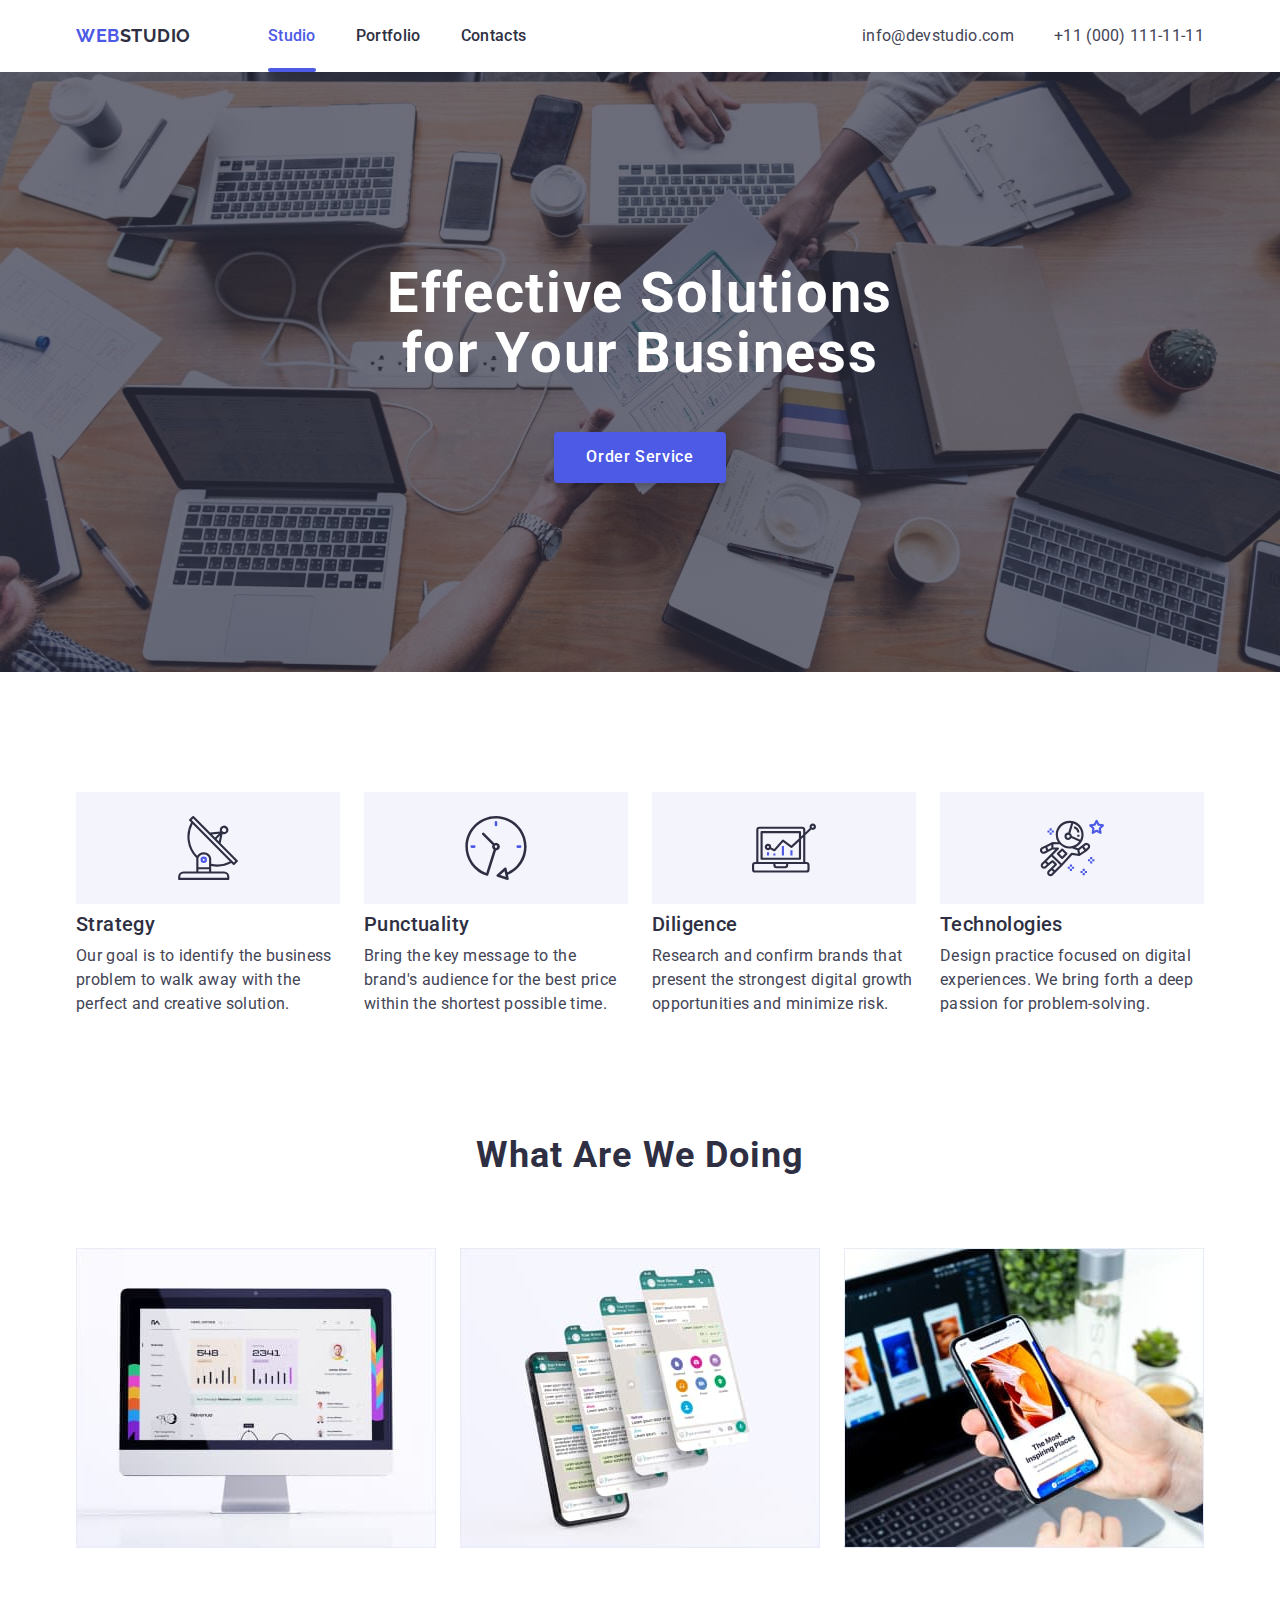
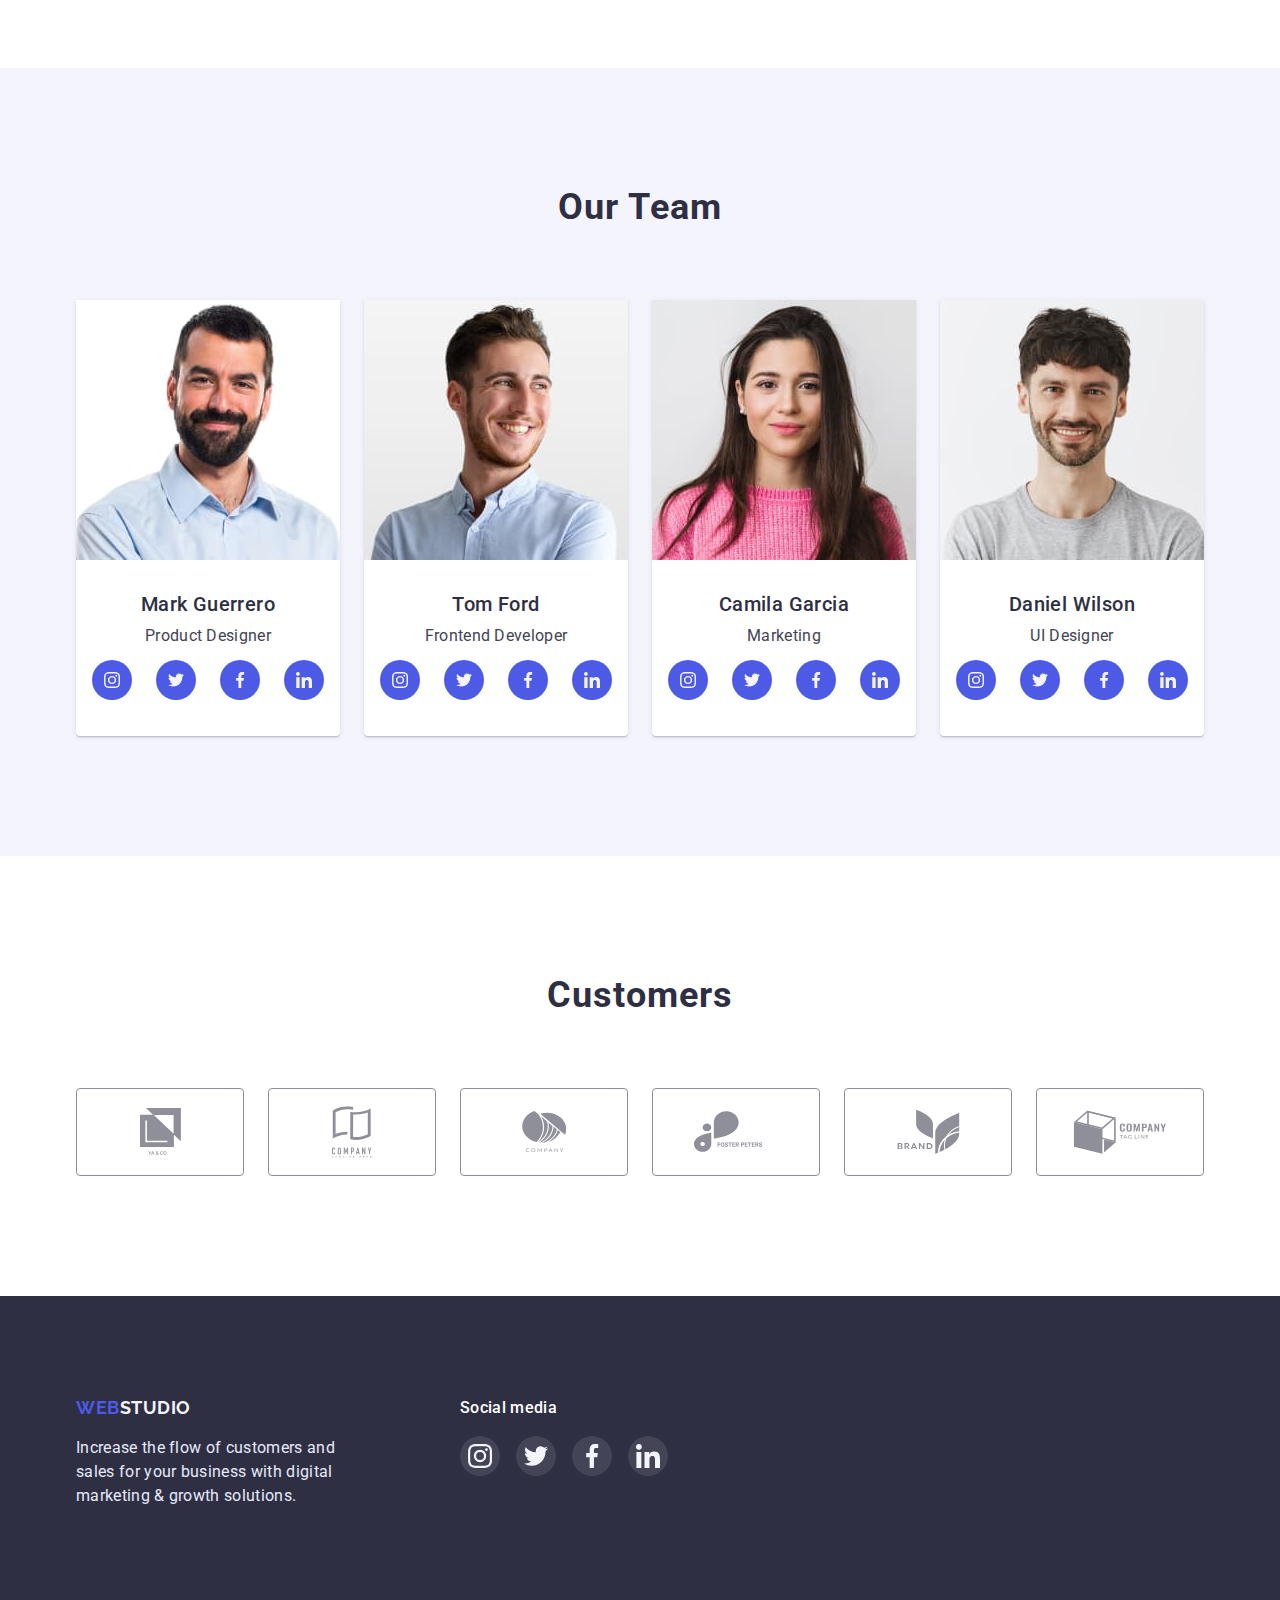
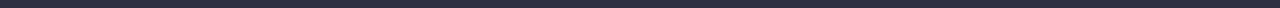
<file: index.html>
<!DOCTYPE html>
<html lang="en">
  <head>
    <meta charset="UTF-8" />
    <meta http-equiv="X-UA-Compatible" content="IE=edge" />
    <meta name="viewport" content="width=device-width, initial-scale=1.0" />
    <title>Студія</title>
    <link
      href="https://fonts.googleapis.com/css2?family=Raleway:wght@700&family=Roboto:wght@400;500;700;900&display=swap"
      rel="stylesheet"
    />
    <link
      rel="stylesheet"
      href="https://cdnjs.cloudflare.com/ajax/libs/modern-normalize/1.1.0/modern-normalize.min.css"
    />
    <link rel="stylesheet" href="./css/styles.css" />
  </head>
  <body>
    <header class="header">
      <div class="header-nav container">
        <nav class="main-nav">
          <a href="./index.html" class="logo"><span class="logo-web">WEB</span>STUDIO</a>
          <ul class="nav-list list">
            <li class="nav-item"><a class="link nav-link current" href="./index.html">Studio</a></li>
            <li class="nav-item"><a class="link nav-link" href="./portfolio.html">Portfolio</a></li>
            <li class="nav-item"><a class="link nav-link" href="/">Contacts</a></li>
          </ul>
        </nav>

        <ul class="contact-list list">
          <li class="contact-item">
            <a class="contact-info link" href="mailto:info@devstudio.com">info@devstudio.com</a>
          </li>
          <li class="contact-item">
            <a class="contact-info link" href="tel:+11(000)1111111">+11 (000) 111-11-11</a>
          </li>
        </ul>
      </div>
    </header>

    <main>
      <section class="hero overlay">
        <div class="container">
          <h1 class="hero-title title">
            Effective Solutions<br />
            for Your Business
          </h1>
          <button type="button" class="hero-btn btn" data-modal-open>Order Service</button>
        </div>
        <div class="backdrop is-hidden" data-modal>
          <div class="modal">
            <button type="button" class="btn-close btn" data-modal-close>
              <svg class="modal-close-btn" >
                <use href="./images/icons.svg#icon-close"></use>
              </svg>
            </button>
          </div>
        </div>
      </section>

      <section class="features section">
        <div class="container">
          <h2 class="visually-hidden">Features</h2>
          <ul class="features-list list">
            <li class="features-item">
              <div class="features-thumb">
                <svg class="features-icon">
                  <use href="./images/icons.svg#icon-antenna"></use>
                </svg>
              </div>
              <h3 class="features-name name">Strategy</h3>
              <p class="features-text description">
                Our goal is to identify the business problem to walk away with the perfect and
                creative solution.
              </p>
            </li>
            <li class="features-item">
              <div class="features-thumb">
                <svg class="features-icon">
                  <use href="./images/icons.svg#icon-clock"></use>
                </svg>
              </div>
              <h3 class="features-name name">Punctuality</h3>
              <p class="features-text description">
                Bring the key message to the brand's audience for the best price within the shortest
                possible time.
              </p>
            </li>
            <li class="features-item">
              <div class="features-thumb">
                <svg class="features-icon">
                  <use href="./images/icons.svg#icon-diagram"></use>
                </svg>
              </div>
              <h3 class="features-name name">Diligence</h3>
              <p class="features-text description">
                Research and confirm brands that present the strongest digital growth opportunities
                and minimize risk.
              </p>
            </li>
            <li class="features-item">
              <div class="features-thumb">
                <svg class="features-icon">
                  <use href="./images/icons.svg#icon-astronaut"></use>
                </svg>
              </div>
              <h3 class="features-name name">Technologies</h3>
              <p class="features-text description">
                Design practice focused on digital experiences. We bring forth a deep passion for
                problem-solving.
              </p>
            </li>
          </ul>
        </div>
      </section>

      <section class="product section">
        <div class="container">
          <h2 class="title">What are we doing</h2>
          <ul class="product-list list">
            <li class="product-item">
              <img width="360" height="300" src="./images/monitor.jpg" alt="monitor" />
            </li>
            <li class="product-item">
              <img width="360" height="300" src="./images/phones.jpg" alt="phones" />
            </li>
            <li class="product-item">
              <img width="360" height="300" src="./images/smartphone.jpg" alt="smartphone" />
            </li>
          </ul>
        </div>
      </section>

      <section class="team section">
        <div class="container">
          <h2 class="title">Our Team</h2>
          <ul class="team-list list">
            <li class="team-item">
              <img width="264" height="260" src="./images/mark_guerrero.jpg" alt="Mark Guerrero" />
              <div class="team-thumb">
                <h3 class="name">Mark Guerrero</h3>
                <p class="description">Product Designer</p>

                <ul class="list team-soc-list">
                  <li class="team-soc-item">
                    <a href="#" class="team-soc-link icon-link">
                      <svg class="team-soc-icon">
                        <use href="./images/icons.svg#icon-instagram"></use>
                      </svg>
                    </a>
                  </li>
                  <li class="team-soc-item">
                    <a href="#" class="team-soc-link icon-link">
                      <svg class="team-soc-icon">
                        <use href="./images/icons.svg#icon-twitter"></use>
                      </svg>
                    </a>
                  </li>
                  <li class="team-soc-item">
                    <a href="#" class="team-soc-link icon-link">
                      <svg class="team-soc-icon">
                        <use href="./images/icons.svg#icon-facebook"></use>
                      </svg>
                    </a>
                  </li>
                  <li class="team-soc-item">
                    <a href="#" class="team-soc-link icon-link">
                      <svg class="team-soc-icon">
                        <use href="./images/icons.svg#icon-linkedin"></use>
                      </svg>
                    </a>
                  </li>
                </ul>
              </div>
            </li>
            <li class="team-item">
              <img width="264" height="260" src="./images/tom_ford.jpg" alt="Tom Ford" />
              <div class="team-thumb">
                <h3 class="name">Tom Ford</h3>
                <p class="description">Frontend Developer</p>

                <ul class="list team-soc-list">
                  <li class="team-soc-item">
                    <a href="#" class="team-soc-link icon-link">
                      <svg class="team-soc-icon">
                        <use href="./images/icons.svg#icon-instagram"></use>
                      </svg>
                    </a>
                  </li>
                  <li class="team-soc-item">
                    <a href="#" class="team-soc-link icon-link">
                      <svg class="team-soc-icon">
                        <use href="./images/icons.svg#icon-twitter"></use>
                      </svg>
                    </a>
                  </li>
                  <li class="team-soc-item">
                    <a href="#" class="team-soc-link icon-link">
                      <svg class="team-soc-icon">
                        <use href="./images/icons.svg#icon-facebook"></use>
                      </svg>
                    </a>
                  </li>
                  <li class="team-soc-item">
                    <a href="#" class="team-soc-link icon-link">
                      <svg class="team-soc-icon">
                        <use href="./images/icons.svg#icon-linkedin"></use>
                      </svg>
                    </a>
                  </li>
                </ul>
              </div>
            </li>
            <li class="team-item">
              <img width="264" height="260" src="./images/camila_garcia.jpg" alt="Camila Garcia " />
              <div class="team-thumb">
                <h3 class="name">Camila Garcia</h3>
                <p class="description">Marketing</p>

                <ul class="list team-soc-list">
                  <li class="team-soc-item">
                    <a href="#" class="team-soc-link icon-link">
                      <svg class="team-soc-icon">
                        <use href="./images/icons.svg#icon-instagram"></use>
                      </svg>
                    </a>
                  </li>
                  <li class="team-soc-item">
                    <a href="#" class="team-soc-link icon-link">
                      <svg class="team-soc-icon">
                        <use href="./images/icons.svg#icon-twitter"></use>
                      </svg>
                    </a>
                  </li>
                  <li class="team-soc-item">
                    <a href="#" class="team-soc-link icon-link">
                      <svg class="team-soc-icon">
                        <use href="./images/icons.svg#icon-facebook"></use>
                      </svg>
                    </a>
                  </li>
                  <li class="team-soc-item">
                    <a href="#" class="team-soc-link icon-link">
                      <svg class="team-soc-icon">
                        <use href="./images/icons.svg#icon-linkedin"></use>
                      </svg>
                    </a>
                  </li>
                </ul>
              </div>
            </li>
            <li class="team-item">
              <img width="264" height="260" src="./images/daniel_wilson.jpg" alt="Daniel Wilson" />
              <div class="team-thumb">
                <h3 class="name">Daniel Wilson</h3>
                <p class="description">UI Designer</p>

                <ul class="list team-soc-list">
                  <li class="team-soc-item">
                    <a href="#" class="team-soc-link icon-link">
                      <svg class="team-soc-icon">
                        <use href="./images/icons.svg#icon-instagram"></use>
                      </svg>
                    </a>
                  </li>
                  <li class="team-soc-item">
                    <a href="#" class="team-soc-link icon-link">
                      <svg class="team-soc-icon">
                        <use href="./images/icons.svg#icon-twitter"></use>
                      </svg>
                    </a>
                  </li>
                  <li class="team-soc-item">
                    <a href="#" class="team-soc-link icon-link">
                      <svg class="team-soc-icon">
                        <use href="./images/icons.svg#icon-facebook"></use>
                      </svg>
                    </a>
                  </li>
                  <li class="team-soc-item">
                    <a href="#" class="team-soc-link icon-link">
                      <svg class="team-soc-icon">
                        <use href="./images/icons.svg#icon-linkedin"></use>
                      </svg>
                    </a>
                  </li>
                </ul>
              </div>
            </li>
          </ul>
        </div>
      </section>

      <section class="customers section">
        <div class="container">
          <h2 class="title">Customers</h2>
          <ul class="customers-list list">
            <li class="customers-item logo-yaco">
              <a href="#" class="customers-icon-link icon-link">
                <svg class="customers-icon" width="41" height="46.97">
                  <use href="./images/icons.svg#icon-logo-yaco"></use>
                </svg>
              </a>
            </li>
            <li class="customers-item">
              <a href="#" class="customers-icon-link icon-link">
                <svg class="customers-icon" width="40" height="52">
                  <use href="./images/icons.svg#icon-logo-microsoft"></use>
                </svg>
              </a>
            </li>
            <li class="customers-item">
              <a href="#" class="customers-icon-link icon-link">
                <svg class="customers-icon" width="44" height="41">
                  <use href="./images/icons.svg#icon-logo-third"></use>
                </svg>
              </a>
            </li>
            <li class="customers-item">
              <a href="#" class="customers-icon-link icon-link">
                <svg class="customers-icon" width="84" height="41">
                  <use href="./images/icons.svg#icon-logo-foster"></use>
                </svg>
              </a>
            </li>
            <li class="customers-item">
              <a href="#" class="customers-icon-link icon-link">
                <svg class="customers-icon" width="63" height="45">
                  <use href="./images/icons.svg#icon-logo-leaf"></use>
                </svg>
              </a>
            </li>
            <li class="customers-item">
              <a href="#" class="customers-icon-link icon-link">
                <svg class="customers-icon" width="94" height="44">
                  <use href="./images/icons.svg#icon-logo-cube"></use>
                </svg>
              </a>
            </li>
          </ul>
        </div>
      </section>
    </main>

    <footer class="footer">
      <div class="container">
        <div class="footer-box">
          <div class="footer-thumb">
            <a href="./index.html" class="logo-footer"><span class="logo-web">WEB</span>STUDIO</a>
            <p class="description">
              Increase the flow of customers and sales for your business with digital marketing &
              growth solutions.
            </p>
          </div>
          <div class="footer-box-soc">
            <h3 class="footer-soc-title description">Social media</h3>
            <ul class="footer-soc-list list">
              <li class="footer-soc-item">
                <a href="" class="icon-link footer-icon-link"
                  ><svg class="footer-soc-icon">
                    <use href="./images/icons.svg#icon-instagram"></use></svg
                ></a>
              </li>
              <li class="footer-soc-item">
                <a href="" class="icon-link footer-icon-link"
                  ><svg class="footer-soc-icon">
                    <use href="./images/icons.svg#icon-twitter"></use></svg
                ></a>
              </li>
              <li class="footer-soc-item">
                <a href="" class="icon-link footer-icon-link"
                  ><svg class="footer-soc-icon">
                    <use href="./images/icons.svg#icon-facebook"></use></svg
                ></a>
              </li>
              <li class="footer-soc-item">
                <a href="" class="icon-link footer-icon-link"
                  ><svg class="footer-soc-icon">
                    <use href="./images/icons.svg#icon-linkedin"></use></svg
                ></a>
              </li>
            </ul>
          </div>
        </div>
      </div>
    </footer>
    <script src="./js/modal.js"></script>
  </body>
</html>
</file>
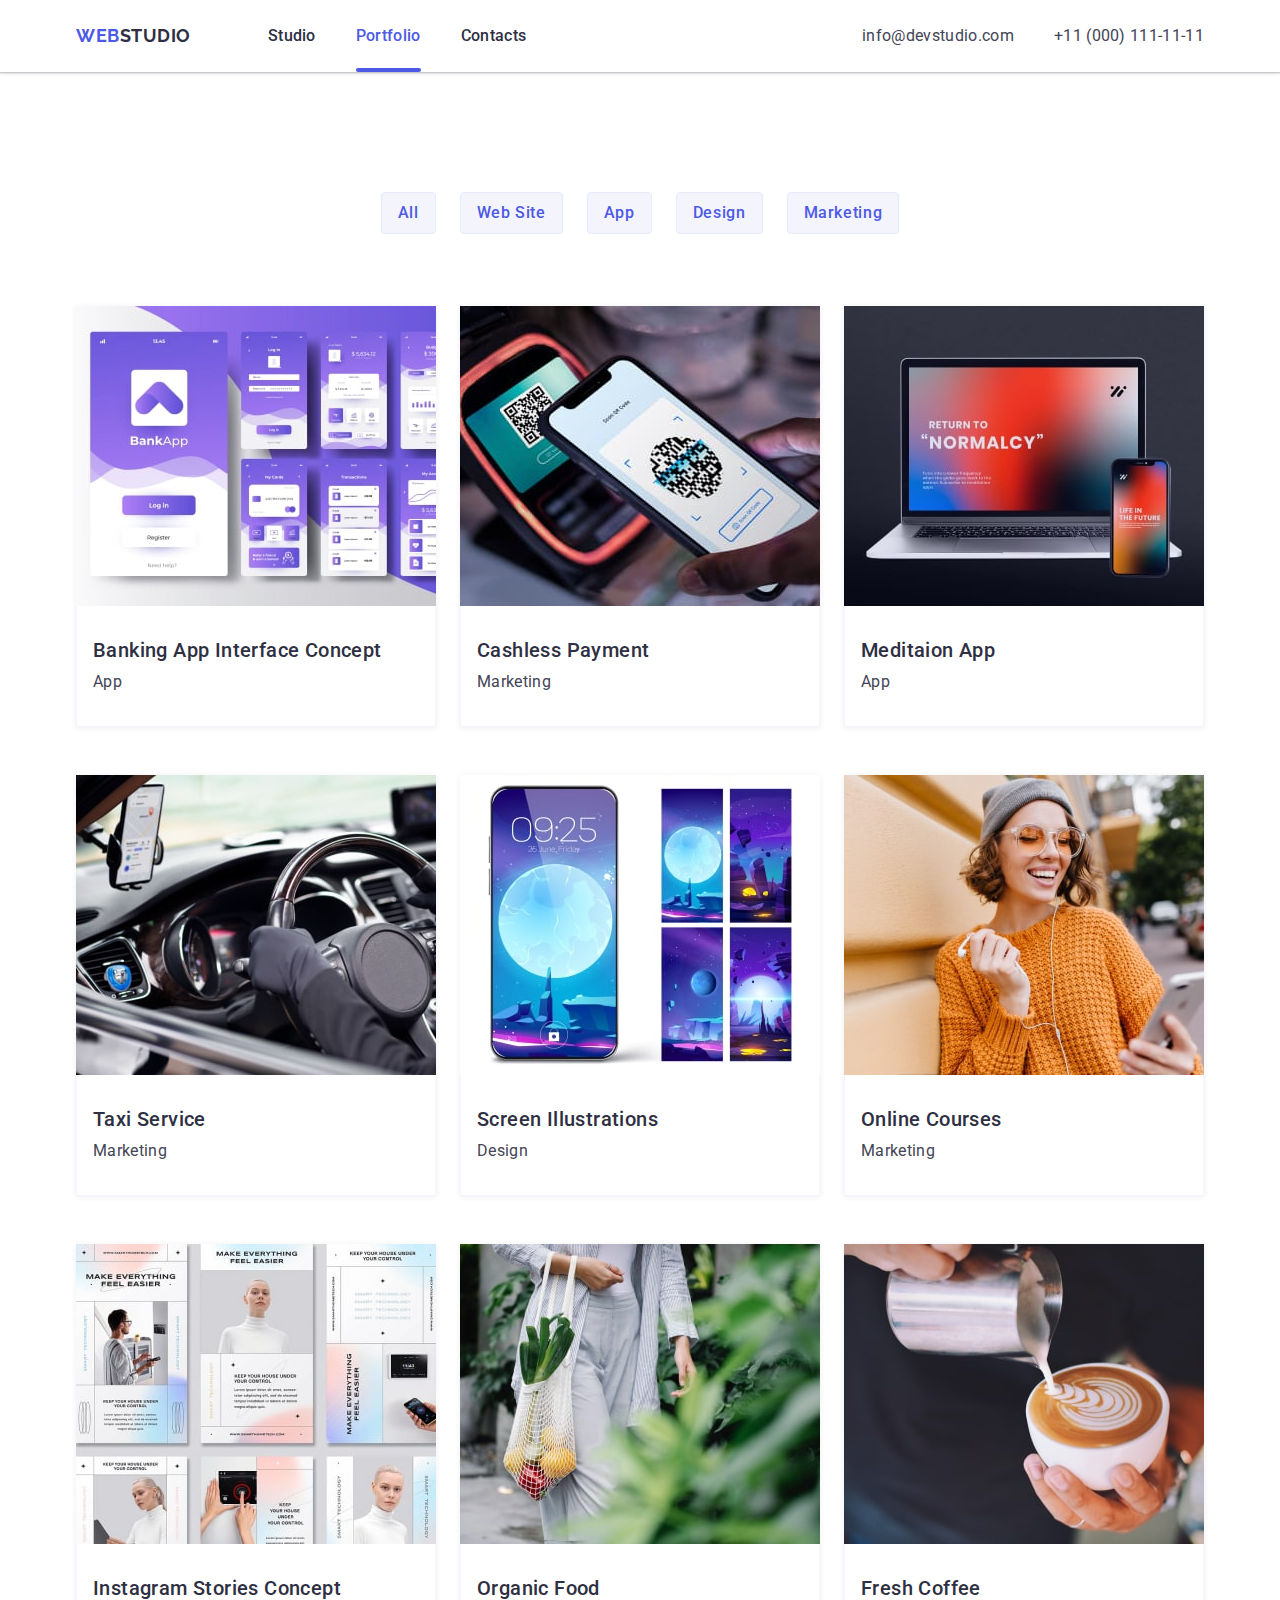
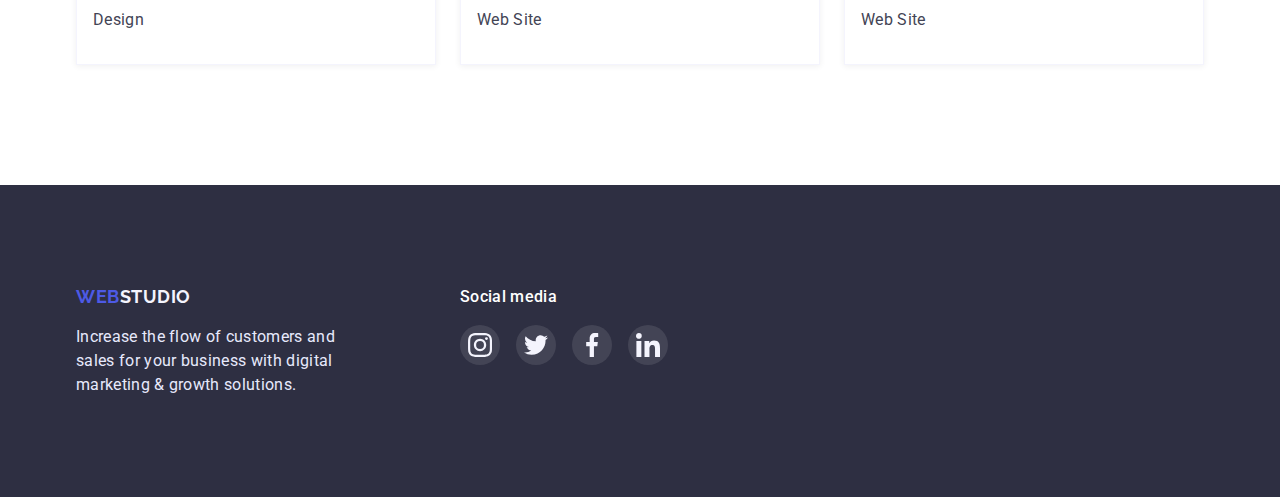
<file: portfolio.html>
<!DOCTYPE html>
<html lang="en">
  <head>
    <meta charset="UTF-8" />
    <meta http-equiv="X-UA-Compatible" content="IE=edge" />
    <meta name="viewport" content="width=device-width, initial-scale=1.0" />
    <title>Портфоліо</title>
    <link
      href="https://fonts.googleapis.com/css2?family=Raleway:wght@700&family=Roboto:wght@400;500;700;900&display=swap"
      rel="stylesheet"
    />
    <link
      rel="stylesheet"
      href="https://cdnjs.cloudflare.com/ajax/libs/modern-normalize/1.1.0/modern-normalize.min.css"
    />
    <link rel="stylesheet" href="./css/styles.css" />
  </head>
  <body>
    <header class="header">
      <div class="header-nav container">
        <nav class="main-nav">
          <a href="./index.html" class="logo"><span class="logo-web">WEB</span>STUDIO</a>
          <ul class="nav-list list">
            <li class="nav-item"><a class="link nav-link" href="./index.html">Studio</a></li>
            <li class="nav-item">
              <a class="link nav-link current" href="./portfolio.html">Portfolio</a>
            </li>
            <li class="nav-item"><a class="link nav-link" href="/">Contacts</a></li>
          </ul>
        </nav>

        <ul class="contact-list list">
          <li class="contact-item">
            <a class="contact-info link" href="mailto:info@devstudio.com">info@devstudio.com</a>
          </li>
          <li class="contact-item">
            <a class="contact-info link" href="tel:+11(000)1111111">+11 (000) 111-11-11</a>
          </li>
        </ul>
      </div>
    </header>

    <main>
      <h1 class="visually-hidden">Page Portfolio</h1>
      <section class="section">
        <div class="container">
          <h2 class="visually-hidden">Content</h2>
          <ul class="list filter-btns-list">
            <li class="filter-btns-item">
              <button type="button" class="btn filter-btn">All</button>
            </li>
            <li class="filter-btns-item">
              <button type="button" class="btn filter-btn">Web Site</button>
            </li>
            <li class="filter-btns-item">
              <button type="button" class="btn filter-btn">App</button>
            </li>
            <li class="filter-btns-item">
              <button type="button" class="btn filter-btn">Design</button>
            </li>
            <li class="filter-btns-item">
              <button type="button" class="btn filter-btn">Marketing</button>
            </li>
          </ul>
          <ul class="content-list list">
            <li class="content-item">
              <article class="content-product">
                <a href="#" class="content-link link">
                  <div class="content-thumb">
                    <img
                      width="360"
                      height="300"
                      src="./images/photo-1-min.jpg"
                      alt="Banking App Interface Concept"
                    />
                    <div class="content-overlay">
                      <div class="content-action">
                        <p class="description">
                          14 Stylish and User-Friendly App Design Concepts · Task Manager App ·
                          Calorie Tracker App · Exotic Fruit Ecommerce App · Cloud Storage App
                        </p>
                      </div>
                    </div>
                  </div>
                  <div class="content-thumb-description">
                    <h3 class="name">Banking App Interface Concept</h3>
                    <p class="description">App</p>
                  </div>
                </a>
              </article>
            </li>
            <li class="content-item">
              <a href="#" class="content-link link">
                <div class="content-thumb">
                  <img
                    width="360"
                    height="300"
                    src="./images/photo-2-min.jpg"
                    alt="Cashless Payment"
                  />
                  <div class="content-overlay">
                    <div class="content-action">
                      <p class="description">
                        14 Stylish and User-Friendly App Design Concepts · Task Manager App ·
                        Calorie Tracker App · Exotic Fruit Ecommerce App · Cloud Storage App
                      </p>
                    </div>
                  </div>
                </div>
                <div class="content-thumb-description">
                  <h3 class="name">Cashless Payment</h3>

                  <p class="description">Marketing</p>
                </div>
              </a>
            </li>
            <li class="content-item">
              <a href="#" class="content-link link">
                <div class="content-thumb">
                  <img
                    width="360"
                    height="300"
                    src="./images/photo-3-min.jpg"
                    alt=">Meditaion App"
                  />
                  <div class="content-overlay">
                    <div class="content-action">
                      <p class="description">
                        14 Stylish and User-Friendly App Design Concepts · Task Manager App ·
                        Calorie Tracker App · Exotic Fruit Ecommerce App · Cloud Storage App
                      </p>
                    </div>
                  </div>
                </div>
                <div class="content-thumb-description">
                  <h3 class="name">Meditaion App</h3>
                  <p class="description">App</p>
                </div>
              </a>
            </li>
            <li class="content-item">
              <a href="#" class="content-link link">
                <div class="content-thumb">
                  <img width="360" height="300" src="./images/photo-4-min.jpg" alt="Taxi Service" />
                  <div class="content-overlay">
                    <div class="content-action">
                      <p class="description">
                        14 Stylish and User-Friendly App Design Concepts · Task Manager App ·
                        Calorie Tracker App · Exotic Fruit Ecommerce App · Cloud Storage App
                      </p>
                    </div>
                  </div>
                </div>
                <div class="content-thumb-description">
                  <h3 class="name">Taxi Service</h3>
                  <p class="description">Marketing</p>
                </div>
              </a>
            </li>
            <li class="content-item">
              <a href="#" class="content-link link">
                <div class="content-thumb">
                  <img
                    width="360"
                    height="300"
                    src="./images/photo-5-min.jpg"
                    alt="Screen Illustrations"
                  />
                  <div class="content-overlay">
                    <div class="content-action">
                      <p class="description">
                        14 Stylish and User-Friendly App Design Concepts · Task Manager App ·
                        Calorie Tracker App · Exotic Fruit Ecommerce App · Cloud Storage App
                      </p>
                    </div>
                  </div>
                </div>
                <div class="content-thumb-description">
                  <h3 class="name">Screen Illustrations</h3>
                  <p class="description">Design</p>
                </div>
              </a>
            </li>
            <li class="content-item">
              <a href="#" class="content-link link">
                <div class="content-thumb">
                  <img
                    width="360"
                    height="300"
                    src="./images/photo-6-min.jpg"
                    alt="Online Courses"
                  />
                  <div class="content-overlay">
                    <div class="content-action">
                      <p class="description">
                        14 Stylish and User-Friendly App Design Concepts · Task Manager App ·
                        Calorie Tracker App · Exotic Fruit Ecommerce App · Cloud Storage App
                      </p>
                    </div>
                  </div>
                </div>
                <div class="content-thumb-description">
                  <h3 class="name">Online Courses</h3>
                  <p class="description">Marketing</p>
                </div>
              </a>
            </li>
            <li class="content-item">
              <a href="#" class="content-link link">
                <div class="content-thumb">
                  <img
                    width="360"
                    height="300"
                    src="./images/photo-7-min.jpg"
                    alt="Instagram Stories Concept"
                  />
                  <div class="content-overlay">
                    <div class="content-action">
                      <p class="description">
                        14 Stylish and User-Friendly App Design Concepts · Task Manager App ·
                        Calorie Tracker App · Exotic Fruit Ecommerce App · Cloud Storage App
                      </p>
                    </div>
                  </div>
                </div>
                <div class="content-thumb-description">
                  <h3 class="name">Instagram Stories Concept</h3>
                  <p class="description">Design</p>
                </div>
              </a>
            </li>
            <li class="content-item">
              <a href="#" class="content-link link">
                <div class="content-thumb">
                  <img width="360" height="300" src="./images/photo-8-min.jpg" alt="Organic Food" />
                  <div class="content-overlay">
                    <div class="content-action">
                      <p class="description">
                        14 Stylish and User-Friendly App Design Concepts · Task Manager App ·
                        Calorie Tracker App · Exotic Fruit Ecommerce App · Cloud Storage App
                      </p>
                    </div>
                  </div>
                </div>
                <div class="content-thumb-description">
                  <h3 class="name">Organic Food</h3>
                  <p class="description">Web Site</p>
                </div>
              </a>
            </li>
            <li class="content-item">
              <a href="#" class="content-link link">
                <div class="content-thumb">
                  <img width="360" height="300" src="./images/photo-9-min.jpg" alt="Fresh Coffee" />
                  <div class="content-overlay">
                    <div class="content-action">
                      <p class="description">
                        14 Stylish and User-Friendly App Design Concepts · Task Manager App ·
                        Calorie Tracker App · Exotic Fruit Ecommerce App · Cloud Storage App
                      </p>
                    </div>
                  </div>
                </div>
                <div class="content-thumb-description">
                  <h3 class="name">Fresh Coffee</h3>
                  <p class="description">Web Site</p>
                </div>
              </a>
            </li>
          </ul>
        </div>
      </section>
    </main>

    <footer class="footer">
      <div class="container">
        <div class="footer-box">
          <div class="footer-thumb">
            <a href="./index.html" class="logo-footer"><span class="logo-web">WEB</span>STUDIO</a>
            <p class="description">
              Increase the flow of customers and sales for your business with digital marketing &
              growth solutions.
            </p>
          </div>
          <div class="footer-box-soc">
            <h3 class="footer-soc-title description">Social media</h3>
            <ul class="footer-soc-list list">
              <li class="footer-soc-item">
                <a href="" class="icon-link footer-icon-link"
                  ><svg class="footer-soc-icon">
                    <use href="./images/icons.svg#icon-instagram"></use></svg
                ></a>
              </li>
              <li class="footer-soc-item">
                <a href="" class="icon-link footer-icon-link"
                  ><svg class="footer-soc-icon">
                    <use href="./images/icons.svg#icon-twitter"></use></svg
                ></a>
              </li>
              <li class="footer-soc-item">
                <a href="" class="icon-link footer-icon-link"
                  ><svg class="footer-soc-icon">
                    <use href="./images/icons.svg#icon-facebook"></use></svg
                ></a>
              </li>
              <li class="footer-soc-item">
                <a href="" class="icon-link footer-icon-link"
                  ><svg class="footer-soc-icon">
                    <use href="./images/icons.svg#icon-linkedin"></use></svg
                ></a>
              </li>
            </ul>
          </div>
        </div>
      </div>
    </footer>
  </body>
</html>
</file>
<file: css/styles.css>
/* ------Common stylesheet------- */
:root {
  --color-primary-white: #ffffff;
  --color-text: #434455;
  --color-dark: #2e2f42;
  --color-primary-brand: #4d5ae5;
  --color-accent-brand: #404bbf;
  --color-light: #f4f4fd;
  --color-accent: #e7e9fc;
  --color-success: #31d0aa;
  --color-light-slate: #8e8f99;
  --color-modal: #fcfcfc;
  --color-backdrop: rgba(46, 47, 66, 0.4);

  --font-weight-main: 500;
  --font-size-main: 16px;
  --line-height-main: 1.5;
  --letter-spacing-main: 0.02em;
  --card-set-gap: 24px;

  --cubick-bezier: cubic-bezier(0.4, 0, 0.2, 1);
}

html {
  box-sizing: border-box;
}

body {
  font-family: 'Roboto', sans-serif;
  font-size: var(--font-size-main);
  line-height: var(--line-height-main);
  color: var(--color-text);
  background-color: var(--color-primary-white);
}

img {
  display: block;
  max-width: 100%;
  height: auto;
}

.container {
  text-align: center;
  max-width: 1158px;
  margin: 0 auto;
  padding-left: 15px;
  padding-right: 15px;

}

.section {
  padding: 120px 0px;
}

.section.no-padding {
  padding-top: 0;
  padding-bottom: 0;
}

.list {
  margin: 0;
  padding: 0;
  list-style: none;
}

.link {
  font-weight: var(--font-weight-main);
  letter-spacing: var(--letter-spacing-main);
  color: var(--color-dark);
  text-decoration: none;
}

.icon-link {
  width: 100%;
  height: 100%;

  display: flex;
  align-items: center;
  justify-content: center;

  color: var(--color-light);

  border-radius: 50%;
  text-decoration: none;
}

.btn {
  display: inline-block;
  font-family: inherit;
  cursor: pointer;
  font-weight: var(--font-weight-main);
  font-size: var(--font-size-main);
  letter-spacing: 0.04em;
  border-radius: 4px;
  border: 1px solid transparent;

  transition-property: background-color, box-shadow, color, border;
  transition-duration: 250ms;
  transition-timing-function: var(--cubick-bezier);
}

.visually-hidden {
  position: absolute;
  width: 1px;
  height: 1px;
  margin: -1px;
  border: 0;
  padding: 0;

  white-space: nowrap;
  clip-path: inset(100%);
  clip: rect(0 0 0 0);
  overflow: hidden;
}

.title {
  margin-top: 0;
  margin-bottom: 0;
  font-weight: var(--font-weight-main);
  font-size: 36px;
  line-height: 1.11;
  text-align: center;
  letter-spacing: var(--letter-spacing-main);
  color: var(--color-dark);
  text-transform: capitalize;
}

.name {
  margin-top: 0;
  margin-bottom: 8px;
  font-weight: var(--font-weight-main);
  font-size: 20px;
  line-height: 1.2;
  letter-spacing: var(--letter-spacing-main);
  color: var(--color-dark);
}

.description {
  margin-top: 0;
  margin-bottom: 0;
  font-weight: 400;
  letter-spacing: var(--letter-spacing-main);
  color: var(--color-text);
}

h2.title {
  margin-bottom: 72px;
}

/* ---Logo section--- */
.header {
  background-color: var(--color-primary-white);

  box-shadow: 0px 2px 1px rgba(46, 47, 66, 0.08), 0px 1px 1px rgba(46, 47, 66, 0.16),
    0px 1px 6px rgba(46, 47, 66, 0.08);
}

.header-nav {
  display: flex;
  align-items: center;
}

.main-nav {
  display: flex;
  align-items: center;
}

.logo,
.logo-footer {
  display: block;
  margin-right: 77px;

  color: var(--color-dark);
  font-family: 'Raleway', sans-serif;
  font-weight: 700;
  font-size: 18px;
  line-height: 1.33;
  letter-spacing: 0.03em;
  text-decoration: none;
}
.logo-web {
  color: var(--color-primary-brand);
}

a.logo {
  padding-top: var(--card-set-gap);
  padding-bottom: var(--card-set-gap);
}

.nav-list {
  display: flex;
}

.nav-item:not(:last-child) {
  margin-right: 40px;
}

.nav-link {
  position: relative;
  display: block;

  padding-top: var(--card-set-gap);
  padding-bottom: var(--card-set-gap);
  transition: color 250ms var(--cubick-bezier);
}

.nav-link:hover,
.nav-link:focus {
  color: inherit;
}

.nav-link:active {
  color: var(--color-primary-brand);
}

.nav-link.current {
  color: var(--color-primary-brand);
}

.nav-link.current::after {
  content: '';
  position: absolute;

  left: 0;
  bottom: 0;

  width: 100%;
  height: 4px;

  background: var(--color-primary-brand);
  border-radius: 2px;
  pointer-events: none;
}

.contact-list {
  display: flex;
  margin-left: auto;
}

.contact-item:not(:last-child) {
  margin-right: 40px;
}

.contact-info {
  font-weight: inherit;
  color: inherit;
  transition: color 250ms var(--cubick-bezier);
}

.contact-info:hover,
.contact-info:focus {
  color: var(--color-primary-brand);
}

/* ---Hero section--- */

.hero {
  padding-top: 192px;
  padding-bottom: 192px;
  text-align: center;
}

.overlay {
  max-width: 1440px;
  height: 600px;
  margin-left: auto;
  margin-right: auto;

  background-color: var(--color-dark);
  background-image: linear-gradient(to top left, #2e2f42b3, #2e2f42b3),
    url(../images/header-backgraund.jpg);
  background-repeat: no-repeat;
  background-position: center;
  background-size: cover;
}

.hero-title.title {
  margin-bottom: 48px;
  font-size: 56px;
  line-height: 1.07;
  text-transform: none;
  color: var(--color-primary-white);
}

.hero-btn {
  line-height: 1.18;
  color: var(--color-primary-white);
  background-color: var(--color-primary-brand);
  box-shadow: 0px 4px 4px rgba(0, 0, 0, 0.15);
  padding: 16px 32px;
  min-width: 170px;
  border: 0;
}

.hero-btn:hover,
.hero-btn:focus {
  box-shadow: 0px 2px 1px rgba(46, 47, 66, 0.08), 0px 1px 1px rgba(46, 47, 66, 0.16),
    0px 1px 6px rgba(46, 47, 66, 0.08);
}

.hero-btn:active {
  background-color: var(--color-accent-brand);
  box-shadow: 0px 4px 4px rgba(0, 0, 0, 0.15);
  transition: none;
}

/* Modal section */

.backdrop {
  position: fixed;

  top: 0;
  left: 0;
  width: 100%;
  height: 100%;

  background-color: var(--color-backdrop);
  opacity: 1;
  transition: opacity 250ms var(--cubick-bezier);
}

.backdrop.is-hidden {
  opacity: 0;
  pointer-events: none;
  visibility: hidden;
}

.backdrop.is-hidden .modal {
  transform: translate(-50%, -50%) scale(1.1);
}

.modal {
  position: absolute;
  top: 50%;
  left: 50%;

  min-width: 408px;
  min-height: 576px;

  background-color: var(--color-modal);
  box-shadow: 0px 1px 1px rgba(0, 0, 0, 0.14), 0px 1px 3px rgba(0, 0, 0, 0.12),
    0px 2px 1px rgba(0, 0, 0, 0.2);
  border-radius: 4px;

  transform: translate(-50%, -50%) scale(1);
  transition: transform 250ms var(--cubick-bezier);
}

.btn-close {
  position: absolute;
  top: 24px;
  right: 24px;

  display: flex;
  justify-content: center;
  align-items: center;

  width: 24px;
  height: 24px;

  border-radius: 50%;
  border: 1px solid rgba(0, 0, 0, 0.1);
  background-color: var(--color-accent);
}

.modal-close-btn {
  width: 8px;
  height: 8px;
  --color-modal-close-btn: #000000;
}
/* ---Features Section--- */

.features-list {
  display: flex;
}

.features-item {
  width: 264px;
  text-align: left;
}

.features-item:not(:last-child) {
  margin-right: var(--card-set-gap);
}

.features-thumb {
  display: flex;
  width: 264px;
  height: 112px;
  background-color: var(--color-light);
  justify-content: center;
  align-items: center;

  margin-bottom: 8px;
}

.features-icon {
  width: 64px;
  height: 64px;
  --color1: var(--color-dark);
  --color2: var(--color-primary-brand);
}

/* ---Product section--- */
.product.section {
  padding-top: 0px;
}

.product-list {
  display: flex;
}

.product-item + .product-item:not(:nth-child(4)) {
  margin-left: var(--card-set-gap);
}

/* ---Team section--- */

.team {
  background-color: var(--color-light);
}

.team-list {
  display: flex;
}

.team-item {
  background-color: var(--color-primary-white);
  box-shadow: 0px 1px 6px rgba(46, 47, 66, 0.08), 0px 1px 1px rgba(46, 47, 66, 0.16),
    0px 2px 1px rgba(46, 47, 66, 0.08);
  border-radius: 0px 0px 4px 4px;

  flex-basis: calc(100% / 4 - var(--card-set-gap));
}

.team-item:not(:nth-child(4n + 1)) {
  margin-left: var(--card-set-gap);
}

.team-thumb {
  padding-top: 32px;
  padding-bottom: 32px;
}

.team-thumb > .description {
  margin-bottom: 8px;
}

.team-soc-list {
  display: flex;
  padding: 4px 16px;
}

.team-soc-item {
  width: 40px;
  height: 40px;
}

.team-soc-item:not(:last-child) {
  margin-right: var(--card-set-gap);
}

.team-soc-link {
  background-color: #4d5ae5;
}

.team-soc-icon {
  width: 16px;
  height: 16px;
  fill: currentColor;
}

/* ---Customers section--- */

.container > .title {
  font-weight: 700;
  letter-spacing: 0.03em;
}

.customers-list {
  display: flex;
}

.customers-item {
  width: 168px;
  height: 88px;
}

.customers-item:not(:last-child) {
  margin-right: var(--card-set-gap);
}

.customers-icon-link.icon-link {
  border: 1px solid var(--color-light-slate);
  border-radius: 4px;

  background-color: var(--color-primary-white);
  color: var(--color-light-slate);
}

.customers-icon {
  fill: currentColor;
}

.customers-icon-link {
  transition: color 250ms var(--cubick-bezier), background-color 250ms var(--cubick-bezier);
}

.customers-icon-link:hover,
.customers-icon-link:focus {
  color: var(--color-primary-brand);
  border-color: var(--color-primary-brand);
}

/* ---Footer section--- */

.footer {
  padding-top: 100px;
  padding-bottom: 100px;
  background-color: var(--color-dark);
}

.footer-box {
  display: flex;
}

.footer-thumb {
  max-width: 264px;
  text-align: left;
}

.logo-footer {
  margin-bottom: 16px;
  color: var(--color-light);
}

.footer-thumb > .description {
  color: var(--color-accent);
  text-align: left;
}

.footer-box-soc {
  margin-left: 120px;
  width: 208px;
  height: 80px;
}

.footer-soc-title.description {
  font-weight: var(--font-weight-main);
  font-size: inherit;
  margin-bottom: 16px;
  text-align: left;

  color: var(--color-primary-white);
}

.footer-soc-list {
  display: flex;
}

.footer-soc-item {
  width: 40px;
  height: 40px;
}

.footer-soc-item:not(:last-child) {
  margin-right: 16px;
}

.footer-icon-link {
  background-color: rgba(255, 255, 255, 0.1);
  transition: background-color 250ms var(--cubick-bezier);
}

.footer-icon-link:hover,
.footer-icon-link:focus {
  background-color: var(--color-success);
}

.footer-soc-icon {
  width: 24px;
  height: 24px;
  fill: currentColor;
}

/* ---Portfolio.html stylesheet--- */

.section.contentn {
  padding-top: 96px;
}

.filter-btns-list {
  display: flex;
  justify-content: center;
  margin-bottom: 72px;
}

.filter-btns-item:not(:last-child) {
  margin-right: var(--card-set-gap);
}

.filter-btn.btn {
  line-height: var(--line-height-main);
  color: var(--color-primary-brand);
  background-color: var(--color-light);
  border-color: var(--color-accent);
  padding: 8px 16px;
}

.filter-btn.btn:hover,
.filter-btn.btn:focus {
  color: var(--color-primary-white);
  background-color: var(--color-primary-brand);
  box-shadow: 0px 3px 1px rgba(0, 0, 0, 0.1), 0px 2px 1px rgba(0, 0, 0, 0.08),
    0px 2px 2px rgba(0, 0, 0, 0.12);
  border: 1px solid transparent;
}

.content-list {
  display: flex;
  flex-wrap: wrap;


}

.content-item {
  margin-right: var(--card-set-gap);
  margin-bottom: 48px;
  flex-basis: calc((100% - var(--card-set-gap)*2) / 3);
  background-color: var(--color-primary-white);
  box-shadow: 0px 1px 6px rgba(46, 47, 66, 0.08);



  transition: 250ms box-shadow var(--cubick-bezier);
}

.content-item:nth-child(3n) {
  margin-right: 0;
}

.content-item:nth-last-child(-n + 3) {
  margin-bottom: 0;
}

.content-item:hover,
.content-item:focus {
  box-shadow: 0px 2px 1px rgba(46, 47, 66, 0.08), 0px 1px 1px rgba(46, 47, 66, 0.16),
    0px 1px 6px rgba(46, 47, 66, 0.08);
}

.content-link {
  display: block;
}

.content-thumb-description {
  padding: 32px 16px;
  text-align: left;

  border: 0.5px solid var(--color-light);
  border-top: none;
}

.content-thumb {
  position: relative;
  overflow: hidden;
}

.content-overlay {
  position: absolute;

  width: 100%;
  height: 100%;
  bottom: 0;
  left: 0;

  background-color: var(--color-primary-brand);

  transform: translateY(100%);
  transition: transform 250ms var(--cubick-bezier);
}

.content-action {
  position: absolute;
  bottom: 0;
  left: 0;
  width: 100%;
  height: 100%;
}

.content-action > .description {
  color: var(--color-light);
  text-align: left;
  padding-left: 32px;
  padding-top: 40px;
  padding-right: 32px;
}

.content-item:hover .content-overlay,
.content-item:focus .content-overlay {
  transform: translateY(0);
}
</file>
